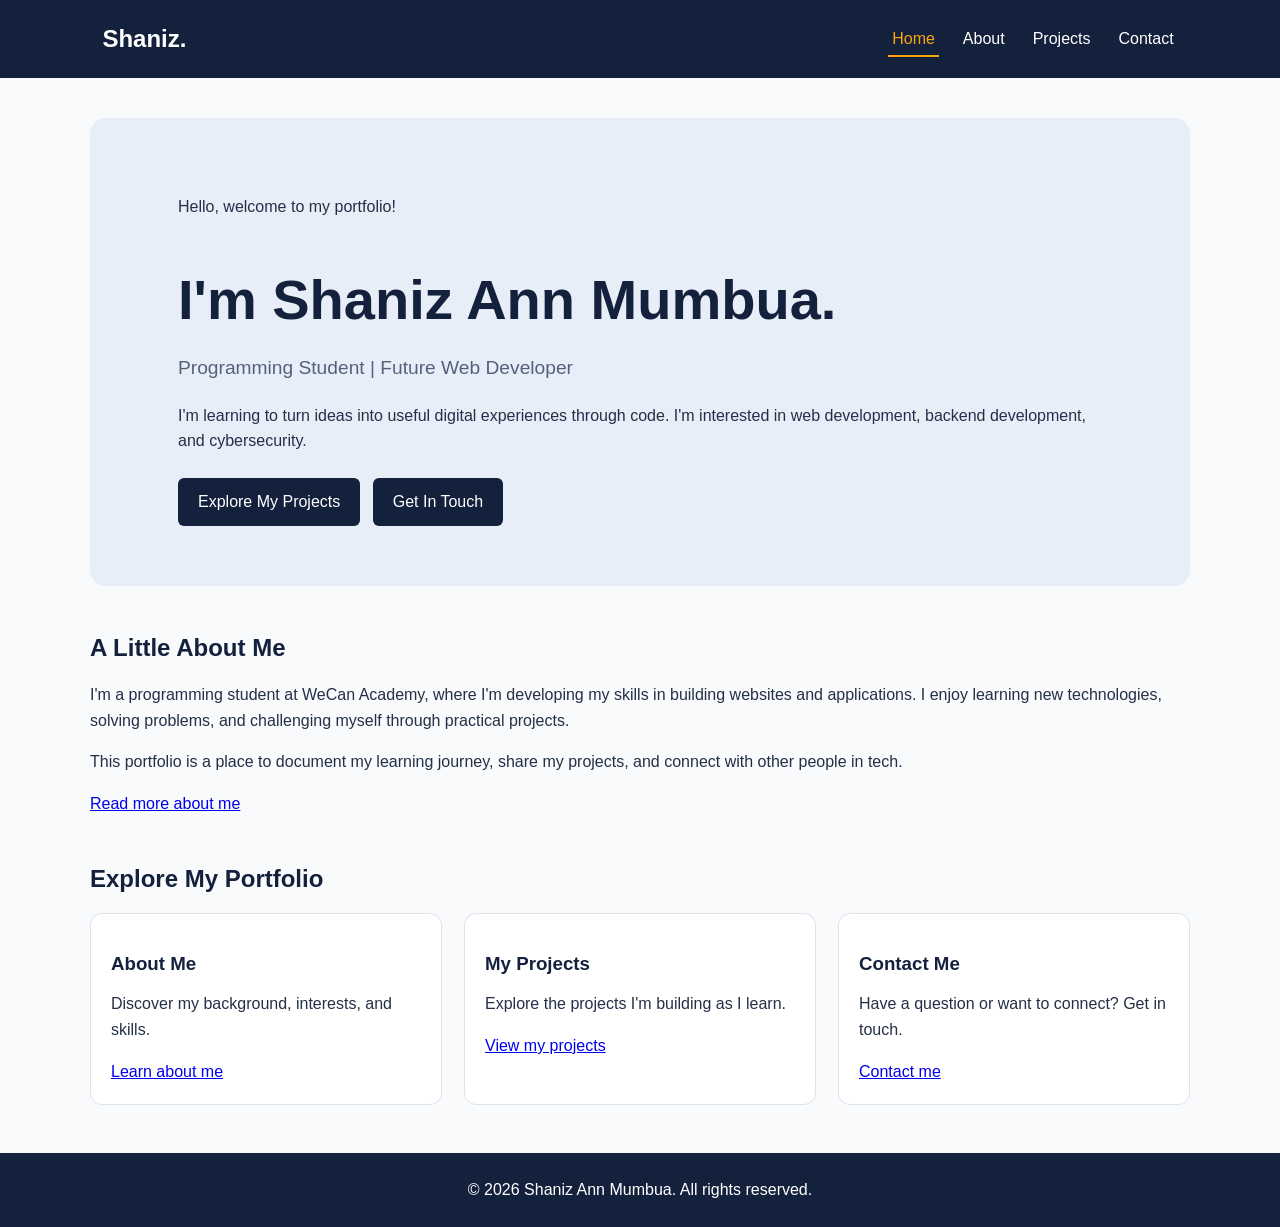
<file: index.html>
<!DOCTYPE html>
<html lang="en">
<head>
    <meta charset="UTF-8">
    <meta name="viewport" content="width=device-width, initial-scale=1.0">
    <meta name="description" content="Welcome to the personal portfolio of Shaniz Ann Mumbua, a programming student at WeCan Academy.">
    <title>Home | Shaniz Ann Mumbua</title>
    <link rel="stylesheet" href="style.css">
</head>
<body>

    <header class="site-header">
        <a class="logo" href="index.html">Shaniz.</a>

        <nav aria-label="Main navigation">
            <ul>
                <li><a href="index.html" aria-current="page">Home</a></li>
                <li><a href="about.html">About</a></li>
                <li><a href="projects.html">Projects</a></li>
                <li><a href="contact.html">Contact</a></li>
            </ul>
        </nav>
    </header>

    <main>
        <section class="hero">
            <p>Hello, welcome to my portfolio!</p>

            <h1>I'm Shaniz Ann Mumbua.</h1>

            <p class="tagline">
                Programming Student | Future Web Developer
            </p>

            <p>
                I'm learning to turn ideas into useful digital experiences
                through code. I'm interested in web development, backend
                development, and cybersecurity.
            </p>

            <a class="button" href="projects.html">Explore My Projects</a>
            <a class="button" href="contact.html">Get In Touch</a>
        </section>

        <section aria-labelledby="welcome-heading">
            <h2 id="welcome-heading">A Little About Me</h2>

            <p>
                I'm a programming student at WeCan Academy, where I'm
                developing my skills in building websites and applications.
                I enjoy learning new technologies, solving problems, and
                challenging myself through practical projects.
            </p>

            <p>
                This portfolio is a place to document my learning journey,
                share my projects, and connect with other people in tech.
            </p>

            <a href="about.html">Read more about me</a>
        </section>

        <section aria-labelledby="explore-heading">
            <h2 id="explore-heading">Explore My Portfolio</h2>

            <div class="card-grid">
                <article class="card">
                    <h3>About Me</h3>
                    <p>Discover my background, interests, and skills.</p>
                    <a href="about.html">Learn about me</a>
                </article>

                <article class="card">
                    <h3>My Projects</h3>
                    <p>Explore the projects I'm building as I learn.</p>
                    <a href="projects.html">View my projects</a>
                </article>

                <article class="card">
                    <h3>Contact Me</h3>
                    <p>Have a question or want to connect? Get in touch.</p>
                    <a href="contact.html">Contact me</a>
                </article>
            </div>
        </section>
    </main>

    <footer class="site-footer">
        <p>&copy; 2026 Shaniz Ann Mumbua. All rights reserved.</p>
    </footer>

</body>
</html>
</file>
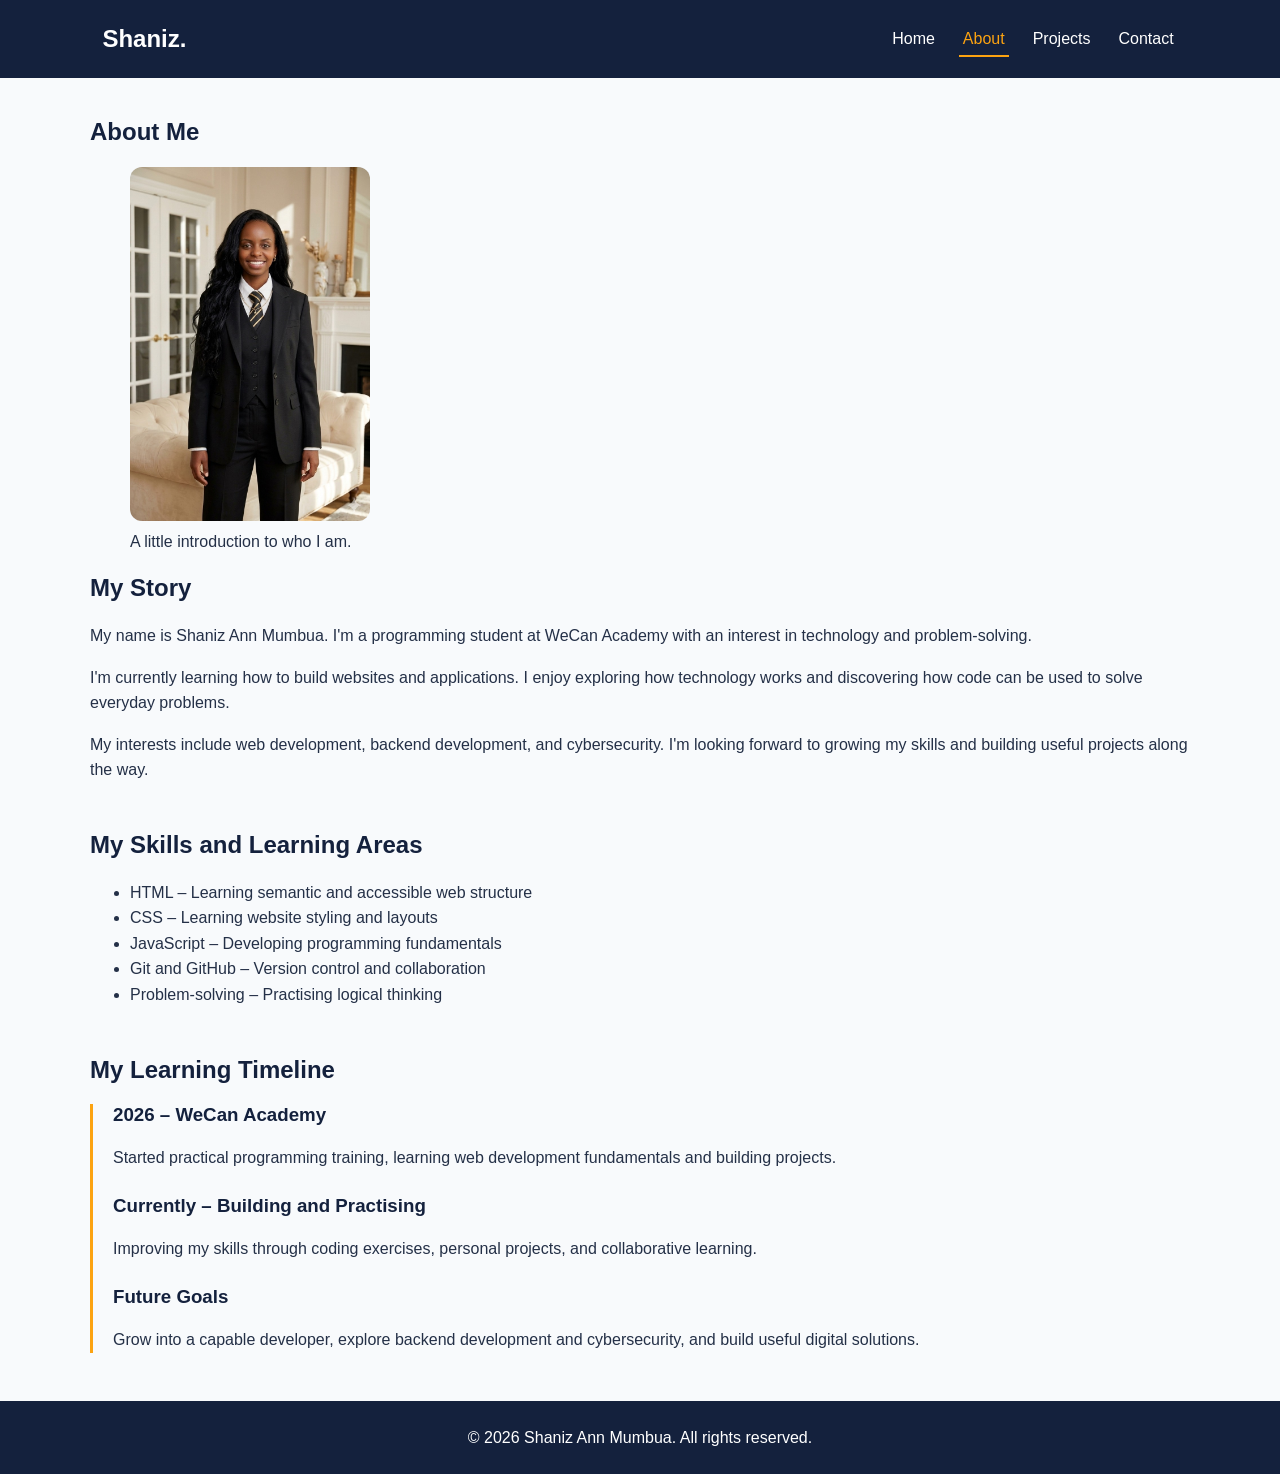
<file: about.html>
<!DOCTYPE html>
<html lang="en">
<head>
    <meta charset="UTF-8">
    <meta name="viewport" content="width=device-width, initial-scale=1.0">
    <meta name="description" content="Learn about Shaniz Ann Mumbua, her background, skills, and education.">
    <title>About | Shaniz Ann Mumbua</title>
    <link rel="stylesheet" href="style.css">
</head>
<body>

    <header class="site-header">
        <a class="logo" href="index.html">Shaniz.</a>

        <nav aria-label="Main navigation">
            <ul>
                <li><a href="index.html">Home</a></li>
                <li><a href="about.html" aria-current="page">About</a></li>
                <li><a href="projects.html">Projects</a></li>
                <li><a href="contact.html">Contact</a></li>
            </ul>
        </nav>
    </header>

    <main>
        <section aria-labelledby="about-heading">
            <h1 id="about-heading">About Me</h1>

            <figure>
                <img
                    class="profile-image"
                    src="./images/photo.jpg"
                    alt="Portrait of Shaniz Ann Mumbua"
                    width="300"
                    height="400"
                >
                <figcaption>A little introduction to who I am.</figcaption>
            </figure>

            <h2>My Story</h2>

            <p>
                My name is Shaniz Ann Mumbua. I'm a programming student
                at WeCan Academy with an interest in technology and
                problem-solving.
            </p>

            <p>
                I'm currently learning how to build websites and
                applications. I enjoy exploring how technology works
                and discovering how code can be used to solve everyday
                problems.
            </p>

            <p>
                My interests include web development, backend development,
                and cybersecurity. I'm looking forward to growing my skills
                and building useful projects along the way.
            </p>
        </section>

        <section aria-labelledby="skills-heading">
            <h2 id="skills-heading">My Skills and Learning Areas</h2>

            <ul>
                <li>HTML – Learning semantic and accessible web structure</li>
                <li>CSS – Learning website styling and layouts</li>
                <li>JavaScript – Developing programming fundamentals</li>
                <li>Git and GitHub – Version control and collaboration</li>
                <li>Problem-solving – Practising logical thinking</li>
            </ul>
        </section>

        <section aria-labelledby="education-heading">
            <h2 id="education-heading">My Learning Timeline</h2>

            <div class="timeline">
                <article class="timeline-item">
                    <h3>2026 – WeCan Academy</h3>
                    <p>
                        Started practical programming training, learning
                        web development fundamentals and building projects.
                    </p>
                </article>

                <article class="timeline-item">
                    <h3>Currently – Building and Practising</h3>
                    <p>
                        Improving my skills through coding exercises,
                        personal projects, and collaborative learning.
                    </p>
                </article>

                <article class="timeline-item">
                    <h3>Future Goals</h3>
                    <p>
                        Grow into a capable developer, explore backend
                        development and cybersecurity, and build useful
                        digital solutions.
                    </p>
                </article>
            </div>
        </section>
    </main>

    <footer class="site-footer">
        <p>&copy; 2026 Shaniz Ann Mumbua. All rights reserved.</p>
    </footer>

</body>
</html>
</file>
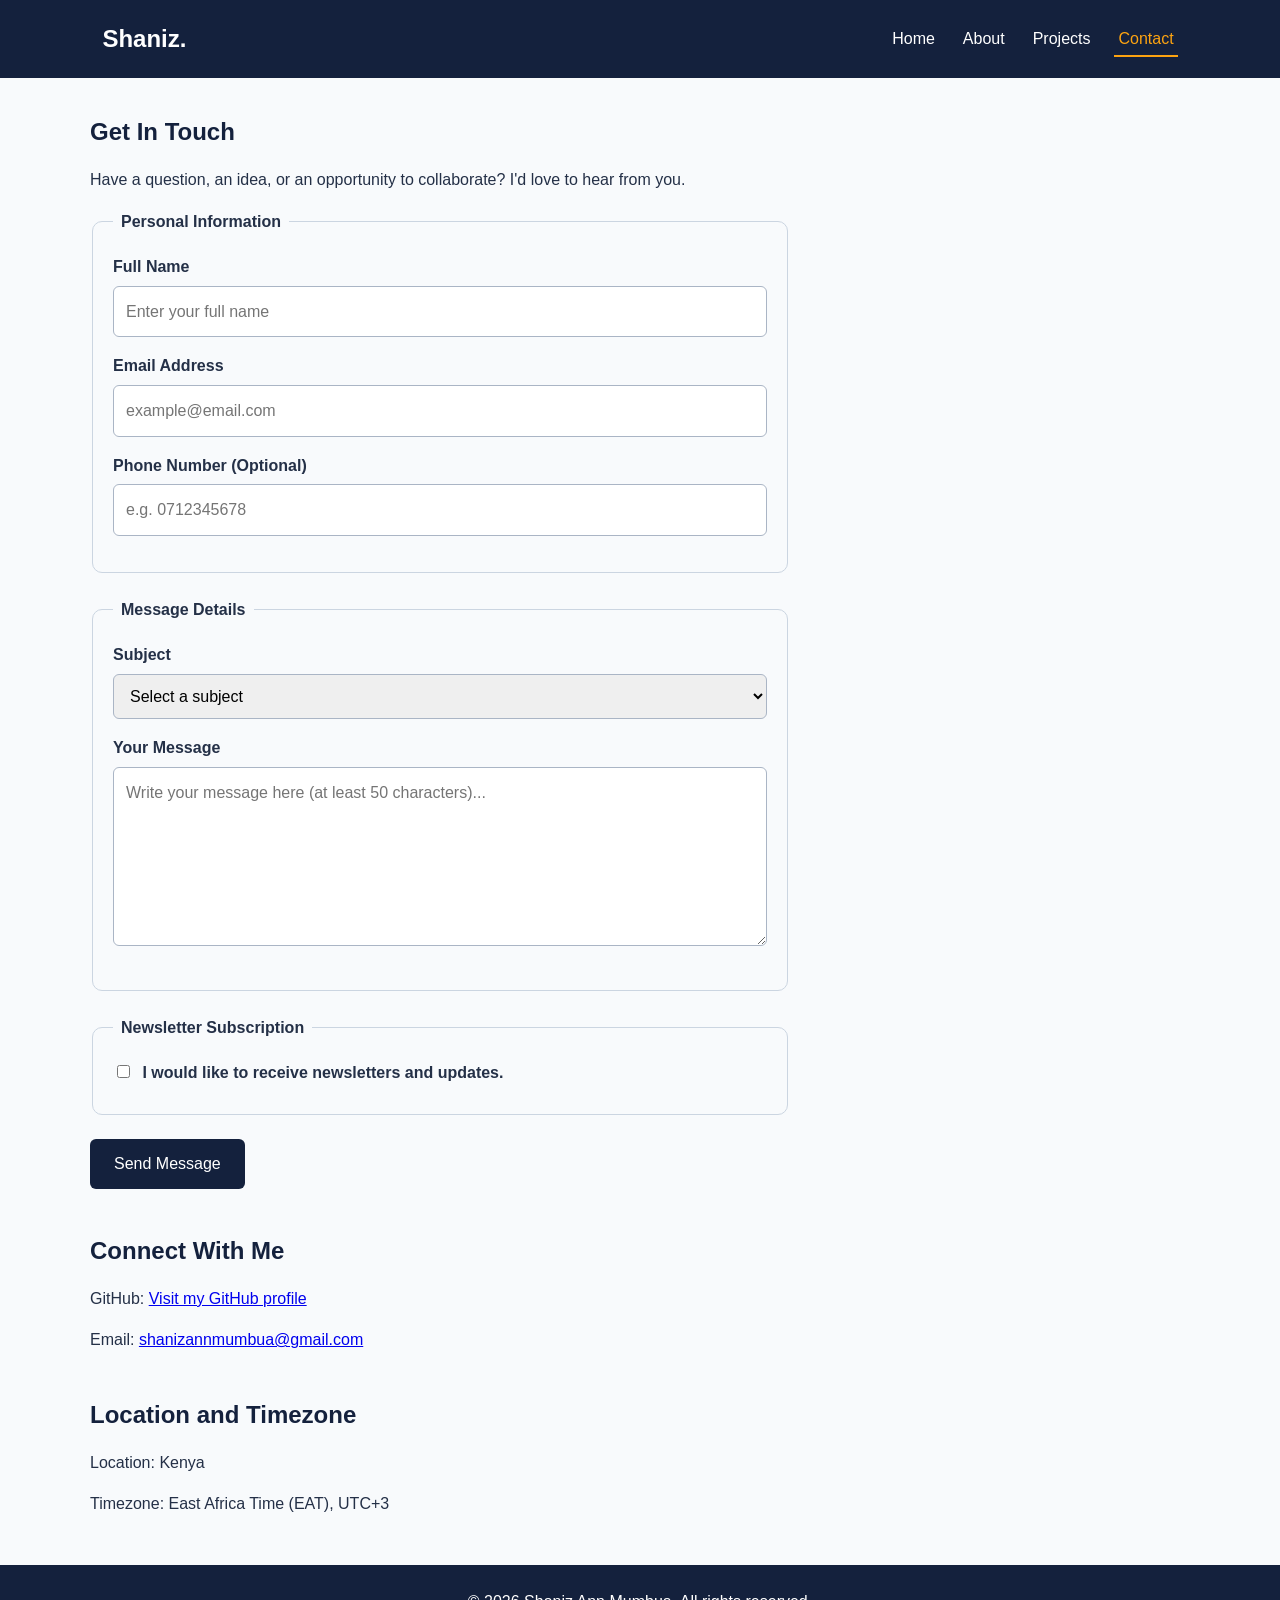
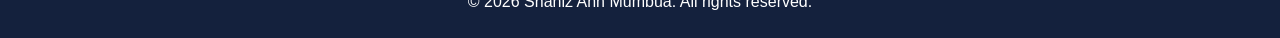
<file: contact.html>
<!DOCTYPE html>
<html lang="en">
<head>
    <meta charset="UTF-8">
    <meta name="viewport" content="width=device-width, initial-scale=1.0">
    <meta name="description" content="Contact Shaniz Ann Mumbua through email or the contact form.">
    <title>Contact | Shaniz Ann Mumbua</title>
    <link rel="stylesheet" href="style.css">
</head>
<body>

    <header class="site-header">
        <a class="logo" href="index.html">Shaniz.</a>

        <nav aria-label="Main navigation">
            <ul>
                <li><a href="index.html">Home</a></li>
                <li><a href="about.html">About</a></li>
                <li><a href="projects.html">Projects</a></li>
                <li><a href="contact.html" aria-current="page">Contact</a></li>
            </ul>
        </nav>
    </header>

    <main>
        <section aria-labelledby="contact-heading">
            <h1 id="contact-heading">Get In Touch</h1>

            <p>
                Have a question, an idea, or an opportunity to collaborate?
                I'd love to hear from you.
            </p>

            <form action="#" method="post">

                <fieldset>
                    <legend>Personal Information</legend>

                    <label for="full-name">Full Name</label>
                    <input
                        type="text"
                        id="full-name"
                        name="full-name"
                        placeholder="Enter your full name"
                        autocomplete="name"
                        required
                    >

                    <label for="email">Email Address</label>
                    <input
                        type="email"
                        id="email"
                        name="email"
                        placeholder="example@email.com"
                        autocomplete="email"
                        required
                    >

                    <label for="phone">Phone Number (Optional)</label>
                    <input
                        type="tel"
                        id="phone"
                        name="phone"
                        placeholder="e.g. 0712345678"
                        autocomplete="tel"
                    >
                </fieldset>

                <fieldset>
                    <legend>Message Details</legend>

                    <label for="subject">Subject</label>
                    <select id="subject" name="subject" required>
                        <option value="" disabled selected>
                            Select a subject
                        </option>
                        <option value="general">General Inquiry</option>
                        <option value="feedback">Feedback</option>
                        <option value="collaboration">Collaboration</option>
                    </select>

                    <label for="message">Your Message</label>
                    <textarea
                        id="message"
                        name="message"
                        rows="6"
                        minlength="50"
                        placeholder="Write your message here (at least 50 characters)..."
                        required
                    ></textarea>
                </fieldset>

                <fieldset>
                    <legend>Newsletter Subscription</legend>

                    <input
                        type="checkbox"
                        id="newsletter"
                        name="newsletter"
                        value="yes"
                    >

                    <label class="checkbox-label" for="newsletter">
                        I would like to receive newsletters and updates.
                    </label>
                </fieldset>

                <button type="submit">Send Message</button>

            </form>
        </section>

        <section aria-labelledby="social-heading">
            <h2 id="social-heading">Connect With Me</h2>

            <p>
                GitHub:
                <a
                    href="https://github.com/Samcodex-405"
                    target="_blank"
                    rel="noopener noreferrer"
                >
                    Visit my GitHub profile
                </a>
            </p>

            <p>
                Email:
                <a href="mailto:shanizannmumbua@gmail.com">
                    shanizannmumbua@gmail.com
                </a>
            </p>
        </section>

        <section aria-labelledby="location-heading">
            <h2 id="location-heading">Location and Timezone</h2>

            <address>
                <p>Location: Kenya</p>
                <p>Timezone: East Africa Time (EAT), UTC+3</p>
            </address>
        </section>
    </main>

    <footer class="site-footer">
        <p>&copy; 2026 Shaniz Ann Mumbua. All rights reserved.</p>
    </footer>

</body>
</html>
</file>
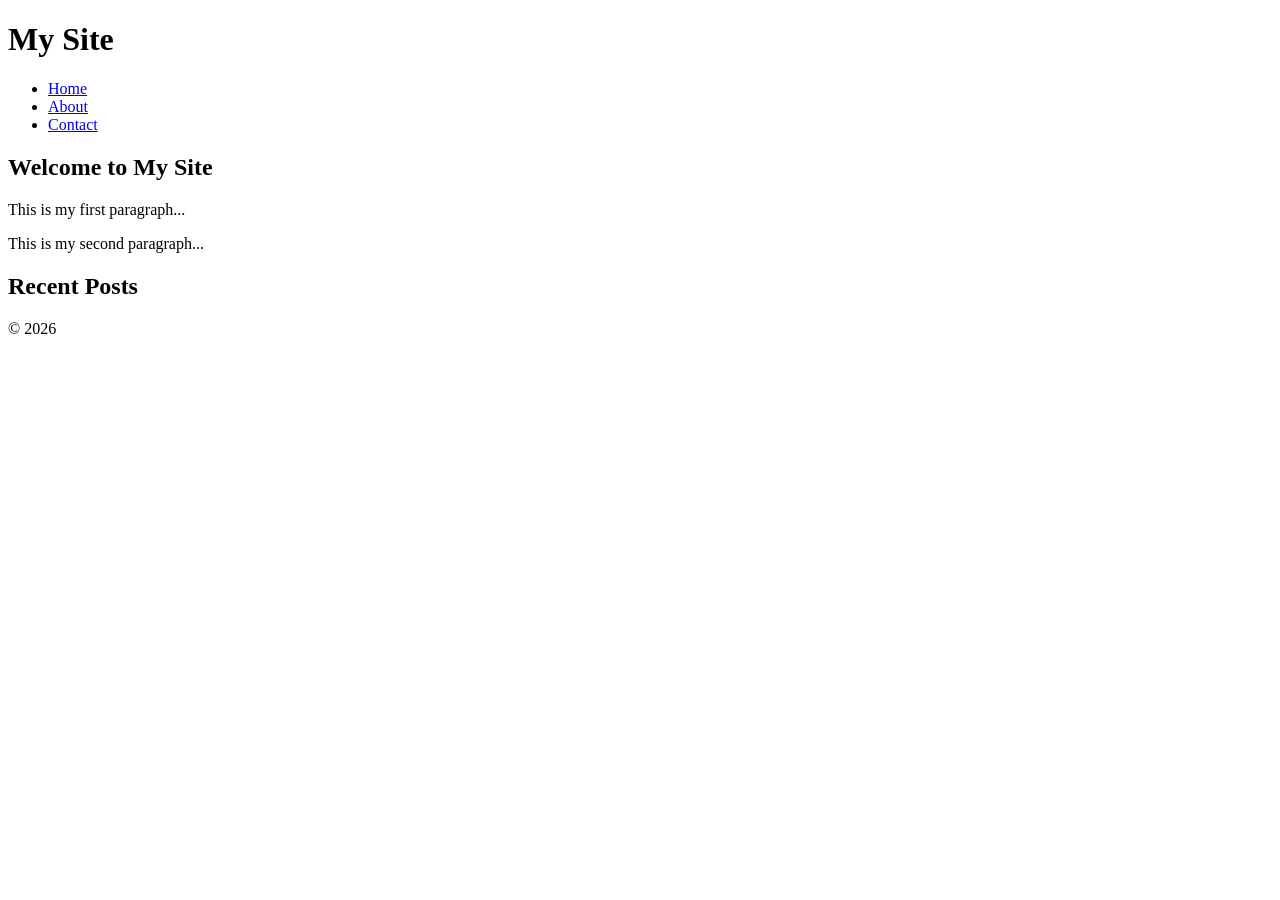
<file: semantic-conversion.html>
<!DOCTYPE html>
<html lang="en">
<head>
    <meta charset="UTF-8">
    <meta name="viewport" content="width=device-width, initial-scale=1.0">
    <title>My Site</title>
</head>
<body>

    <!-- Header section -->
    <header>
        <h1>My Site</h1>

        <!-- Navigation menu -->
        <nav>
            <ul>
                <li><a href="#home">Home</a></li>
                <li><a href="#about">About</a></li>
                <li><a href="#contact">Contact</a></li>
            </ul>
        </nav>
    </header>

    <!-- Main content -->
    <main>

        <!-- Article section -->
        <article>
            <header>
                <h2>Welcome to My Site</h2>
            </header>

            <p>This is my first paragraph...</p>
            <p>This is my second paragraph...</p>
        </article>

        <!-- Sidebar -->
        <aside>
            <h2>Recent Posts</h2>
        </aside>

    </main>

    <!-- Footer section -->
    <footer>
        <p>&copy; 2026</p>
    </footer>

</body>
</html>
</file>
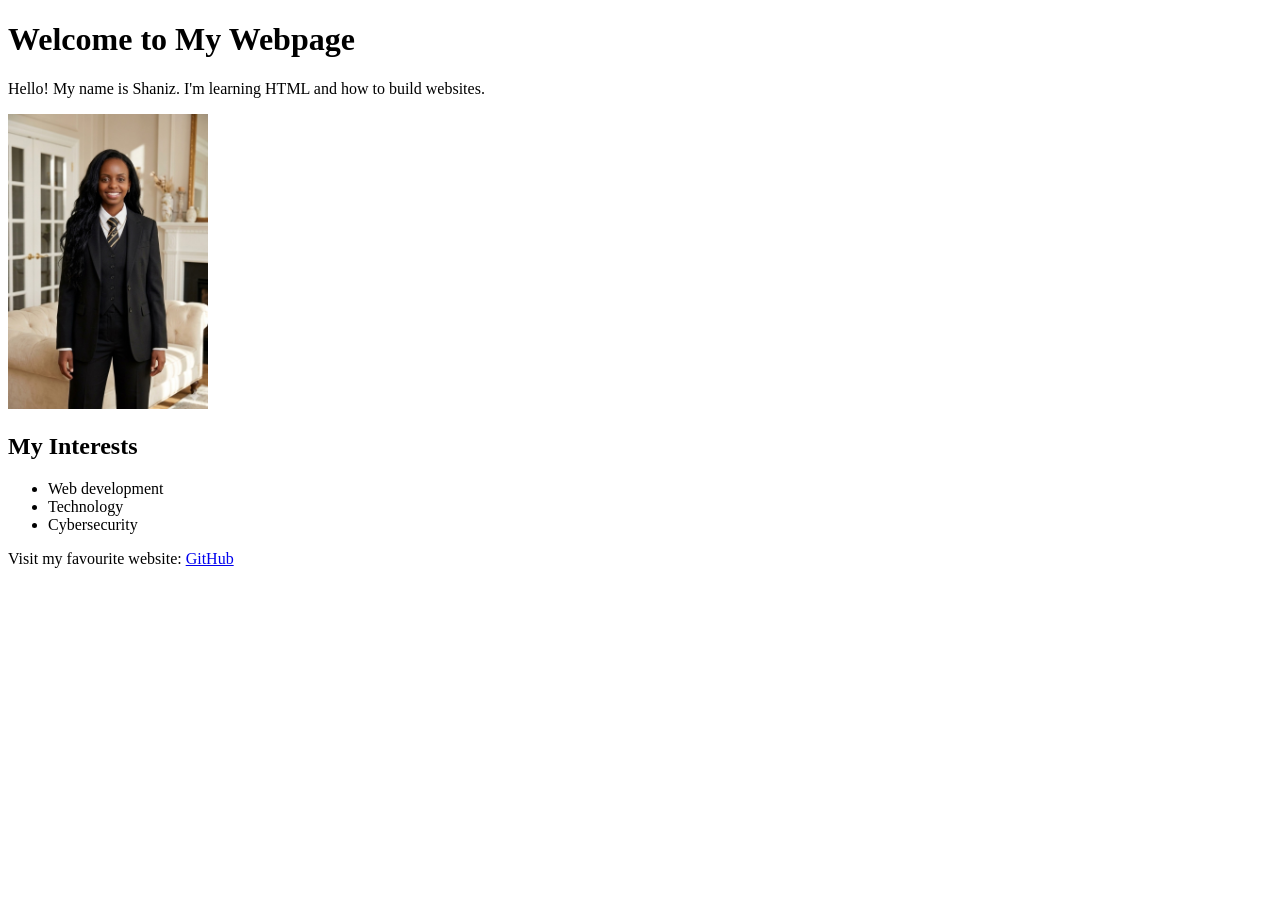
<file: daily-challenges/day-1.html>
<!DOCTYPE html>
<html lang="en">
<head>
    <meta charset="UTF-8">
    <meta name="viewport" content="width=device-width, initial-scale=1.0">
    <title>Day 1 - My First Webpage</title>
</head>
<body>

    <h1>Welcome to My Webpage</h1>

    <p>Hello! My name is Shaniz. I'm learning HTML and how to build websites.</p>

    <img src="../images/photo.jpg" alt="My profile picture" width="200">

    <h2>My Interests</h2>

    <ul>
        <li>Web development</li>
        <li>Technology</li>
        <li>Cybersecurity</li>
    </ul>

    <p>Visit my favourite website: 
        <a href="https://github.com/">GitHub</a>
    </p>

</body>
</html>
</file>
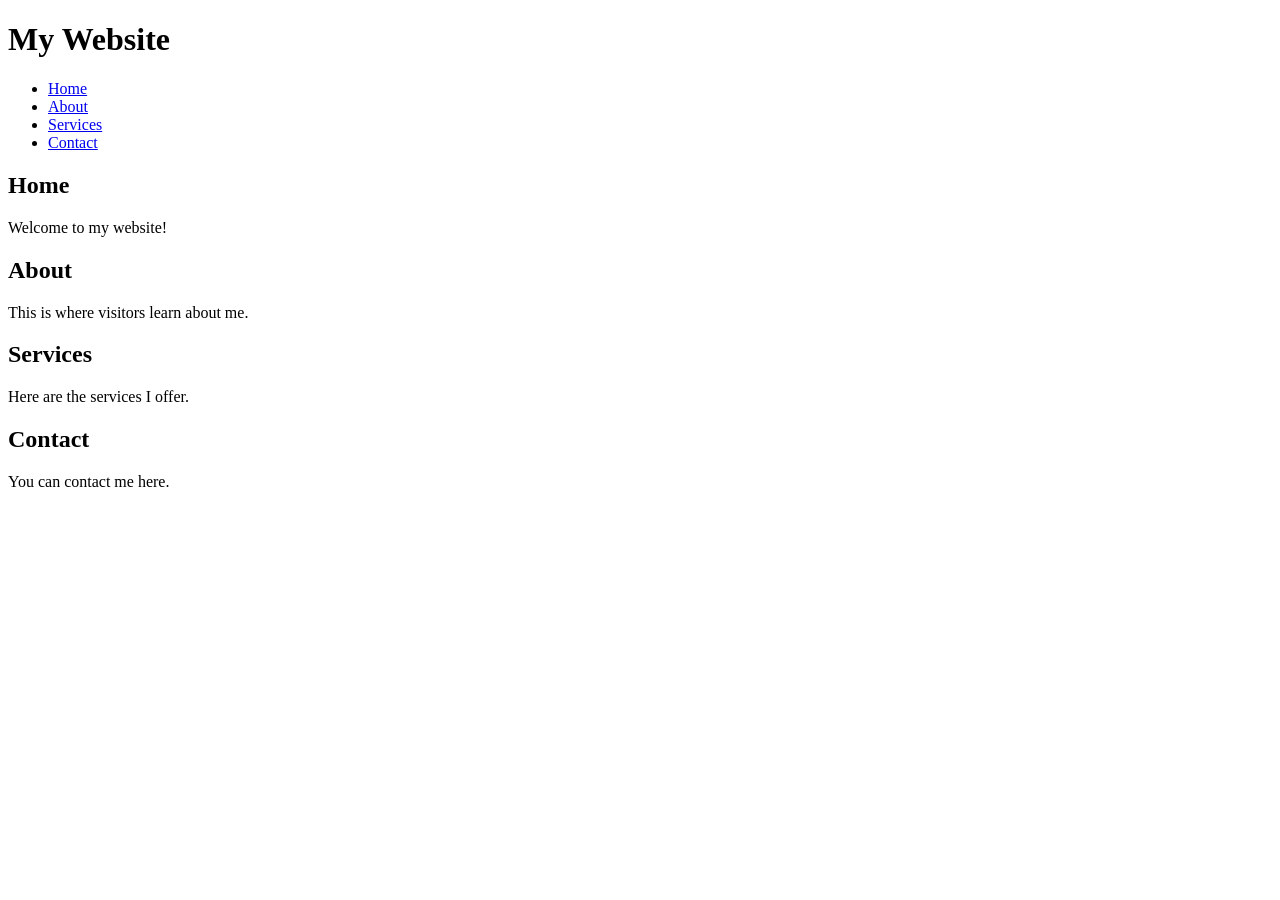
<file: daily-challenges/day2.html>
<!DOCTYPE html>
<html lang="en">
<head>
    <meta charset="UTF-8">
    <meta name="viewport" content="width=device-width, initial-scale=1.0">
    <title>Day 2 - Navigation Menu</title>
</head>
<body>

    <header>
        <h1>My Website</h1>

        <nav>
            <ul>
                <li><a href="#home">Home</a></li>
                <li><a href="#about">About</a></li>
                <li><a href="#services">Services</a></li>
                <li><a href="#contact">Contact</a></li>
            </ul>
        </nav>
    </header>

    <main>
        <section id="home">
            <h2>Home</h2>
            <p>Welcome to my website!</p>
        </section>

        <section id="about">
            <h2>About</h2>
            <p>This is where visitors learn about me.</p>
        </section>

        <section id="services">
            <h2>Services</h2>
            <p>Here are the services I offer.</p>
        </section>

        <section id="contact">
            <h2>Contact</h2>
            <p>You can contact me here.</p>
        </section>
    </main>

</body>
</html>
</file>
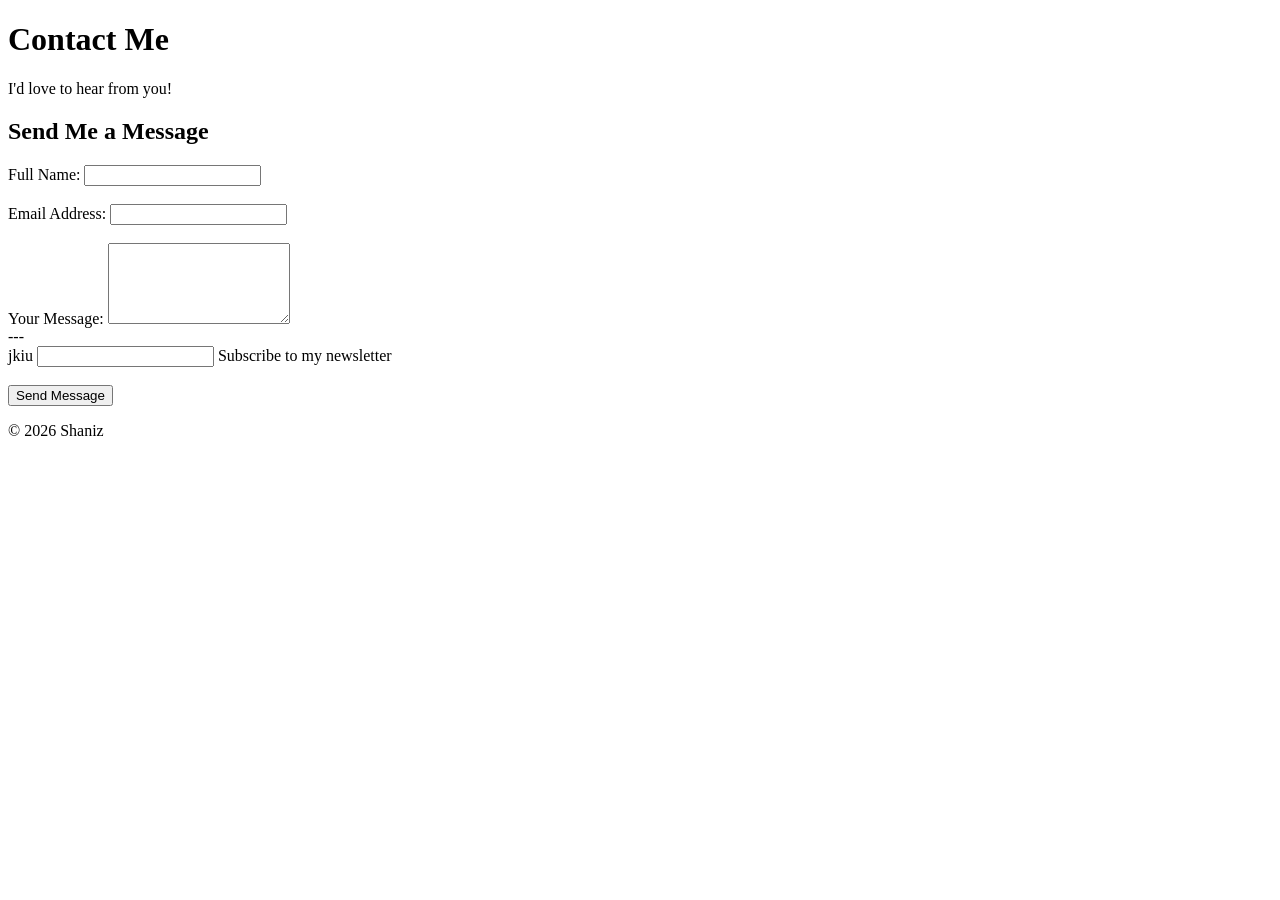
<file: daily-challenges/day3.html>
<!DOCTYPE html>
<html lang="en">
<head>
    <meta charset="UTF-8">
    <meta name="viewport" content="width=device-width, initial-scale=1.0">
    <title>Day 3 - Contact Me</title>
</head>
<body>

    <header>
        <h1>Contact Me</h1>
        <p>I'd love to hear from you!</p>
    </header>

    <main>
        <section>
            <h2>Send Me a Message</h2>

            <form action="#" method="post">

                <div>
                    <label for="name">Full Name:</label>
                    <input type="text" id="name" name="name" required>
                </div>

                <br>

                <div>
                    <label for="email">Email Address:</label>
                    <input type="email" id="email" name="email" required>
                </div>

                <br>

                <div>
                    <label for="message">Your Message:</label>
                    <textarea id="message" name="message" rows="5" required></textarea>
                </div>
---

                <div>
                    <label for="subscribe"></label>jkiu
                        <input type="subscribee" name="subscribe" id="subscribe" requeired>
                        Subscribe to my newsletter
                        </label>
                
                </div>
                <br>

                <button type="submit">Send Message</button>

            </form>
        </section>
    </main>

    <footer>
        <p>&copy; 2026 Shaniz</p>
    </footer>

</body>
</html>
</file>
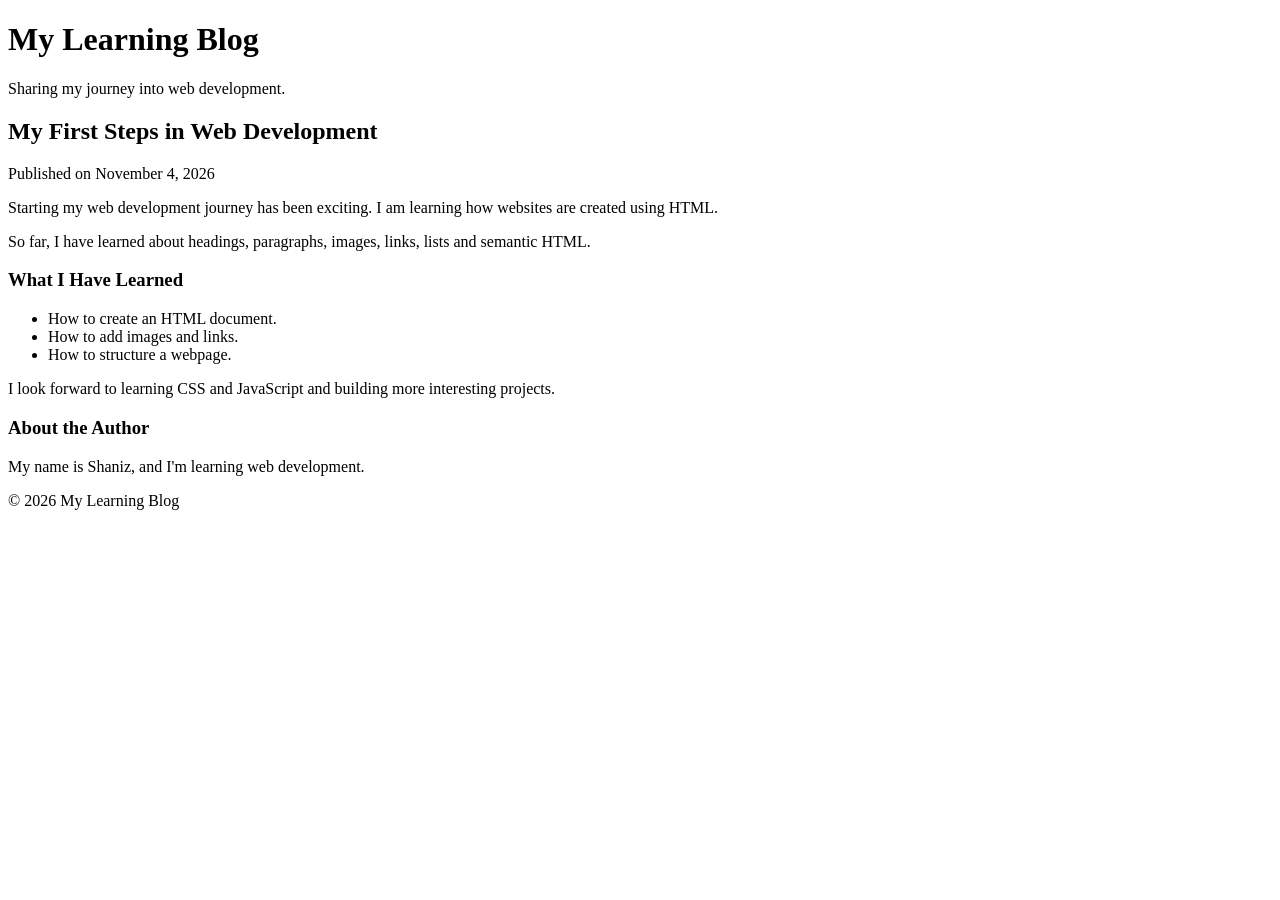
<file: daily-challenges/day5.html>
<!DOCTYPE html>
<html lang="en">
<head>
    <meta charset="UTF-8">
    <meta name="viewport" content="width=device-width, initial-scale=1.0">
    <title>Day 5 - My First Blog Post</title>
</head>
<body>

    <header>
        <h1>My Learning Blog</h1>
        <p>Sharing my journey into web development.</p>
    </header>

    <main>

        <article>
            <header>
                <h2>My First Steps in Web Development</h2>
                <p>
                    Published on
                    <time datetime="2026-11-04">November 4, 2026</time>
                </p>
            </header>

            <p>
                Starting my web development journey has been exciting.
                I am learning how websites are created using HTML.
            </p>

            <p>
                So far, I have learned about headings, paragraphs,
                images, links, lists and semantic HTML.
            </p>

            <h3>What I Have Learned</h3>

            <ul>
                <li>How to create an HTML document.</li>
                <li>How to add images and links.</li>
                <li>How to structure a webpage.</li>
            </ul>

            <p>
                I look forward to learning CSS and JavaScript
                and building more interesting projects.
            </p>

        </article>

        <aside>
            <h3>About the Author</h3>
            <p>My name is Shaniz, and I'm learning web development.</p>
        </aside>

    </main>

    <footer>
        <p>&copy; 2026 My Learning Blog</p>
    </footer>

</body>
</html>
</file>
<file: style.css>
/* General page styling */
* {
    box-sizing: border-box;
}

body {
    margin: 0;
    font-family: Arial, sans-serif;
    line-height: 1.6;
    color: #243047;
    background-color: #f8fafc;
}

img {
    max-width: 100%;
    height: auto;
}

/* Header and navigation */
.site-header {
    background-color: #14213d;
    color: white;
    padding: 20px 8%;
    display: flex;
    justify-content: space-between;
    align-items: center;
    flex-wrap: wrap;
    gap: 16px;
}

.logo {
    color: white;
    text-decoration: none;
    font-size: 1.5rem;
    font-weight: bold;
}

nav ul {
    display: flex;
    flex-wrap: wrap;
    gap: 20px;
    list-style: none;
    padding: 0;
    margin: 0;
}

nav a {
    color: white;
    text-decoration: none;
    padding: 8px 4px;
}

nav a:hover,
nav a:focus-visible {
    text-decoration: underline;
}

nav a[aria-current="page"] {
    color: #fca311;
    border-bottom: 2px solid #fca311;
}

/* Main content */
main {
    width: min(1100px, 88%);
    margin: 40px auto;
    min-height: 65vh;
}

section {
    margin-bottom: 48px;
}

h1,
h2,
h3 {
    line-height: 1.2;
    color: #14213d;
}

.hero {
    background-color: #e8eef8;
    padding: 60px 8%;
    border-radius: 16px;
}

.hero h1 {
    font-size: clamp(2rem, 5vw, 3.5rem);
    margin-bottom: 12px;
}

.tagline {
    color: #52627a;
    font-size: 1.2rem;
}

.button {
    display: inline-block;
    background-color: #14213d;
    color: white;
    text-decoration: none;
    padding: 11px 20px;
    border-radius: 6px;
    margin: 8px 8px 0 0;
}

.button:hover,
.button:focus-visible {
    background-color: #30466d;
}

/* Cards and project images */
.card-grid {
    display: grid;
    grid-template-columns: repeat(auto-fit, minmax(230px, 1fr));
    gap: 22px;
}

.card {
    background-color: white;
    border: 1px solid #dce3ed;
    border-radius: 12px;
    overflow: hidden;
    padding: 20px;
}

.card img {
    width: 100%;
    height: 190px;
    object-fit: cover;
    border-radius: 8px;
}

.card h3 {
    margin-bottom: 8px;
}

/* About page */
.profile-image {
    width: 240px;
    border-radius: 12px;
}

.timeline {
    border-left: 3px solid #fca311;
    padding-left: 20px;
}

.timeline-item {
    margin-bottom: 24px;
}

/* Forms */
form {
    max-width: 700px;
}

fieldset {
    border: 1px solid #cbd5e1;
    border-radius: 10px;
    padding: 20px;
    margin-bottom: 24px;
}

legend {
    font-weight: bold;
    padding: 0 8px;
}

label {
    display: block;
    margin-bottom: 6px;
    font-weight: 600;
}

input,
select,
textarea {
    width: 100%;
    padding: 12px;
    border: 1px solid #aab5c5;
    border-radius: 6px;
    font: inherit;
    margin-bottom: 16px;
}

input[type="checkbox"] {
    width: auto;
    margin-right: 8px;
}

.checkbox-label {
    display: inline;
}

textarea {
    resize: vertical;
}

button {
    background-color: #14213d;
    color: white;
    border: none;
    border-radius: 6px;
    padding: 12px 24px;
    font: inherit;
    cursor: pointer;
}

button:hover,
button:focus-visible {
    background-color: #30466d;
}

a:focus-visible,
button:focus-visible,
input:focus-visible,
select:focus-visible,
textarea:focus-visible {
    outline: 3px solid #fca311;
    outline-offset: 3px;
}

/* Footer */
.site-footer {
    background-color: #14213d;
    color: white;
    text-align: center;
    padding: 24px;
}

.site-footer p {
    margin: 0;
}

address {
    font-style: normal;
}

@media (max-width: 600px) {
    .site-header {
        flex-direction: column;
        align-items: flex-start;
    }

    nav ul {
        gap: 12px;
    }

    main {
        width: 92%;
    }

    .hero {
        padding: 35px 24px;
    }
}
</file>
